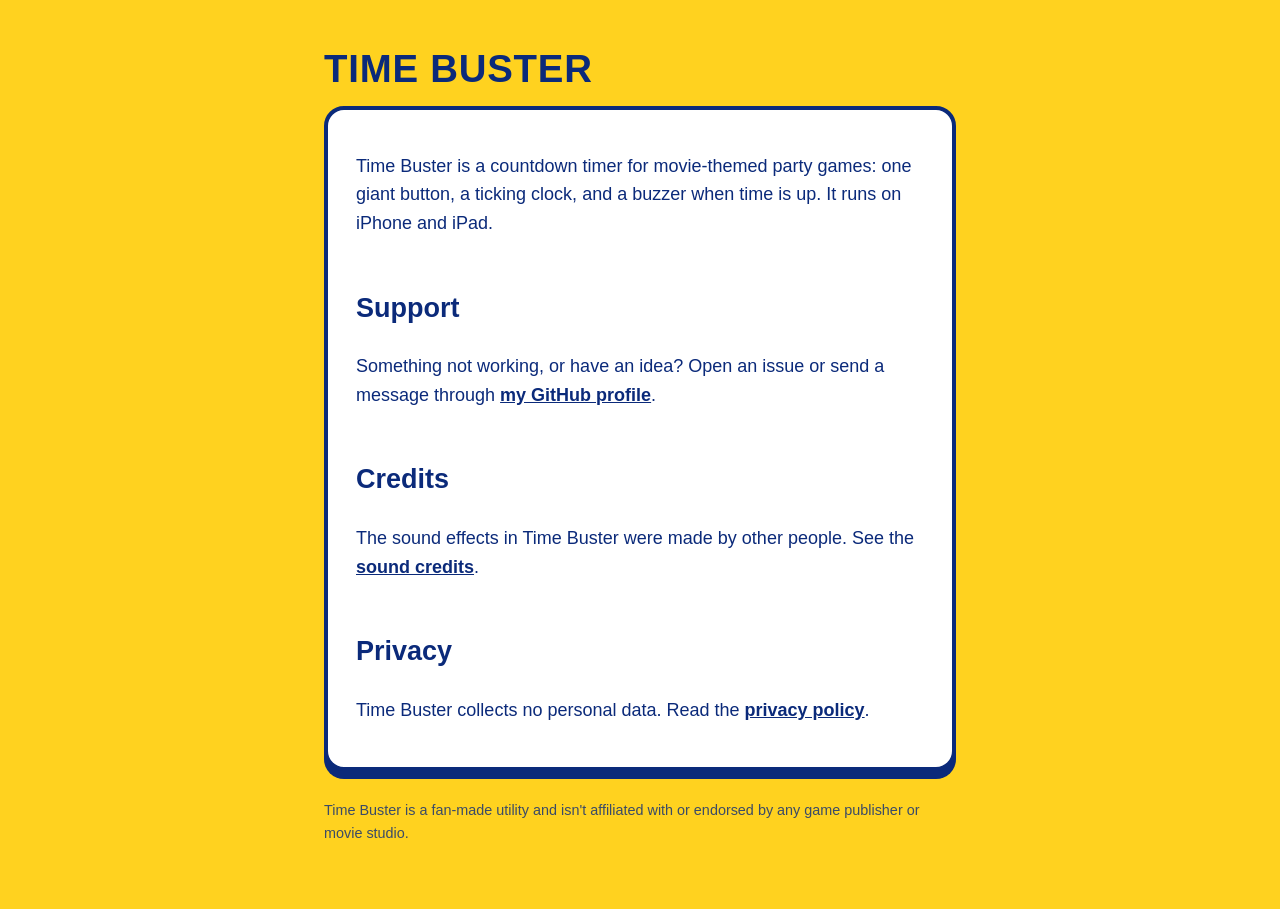
<file: index.html>
<!doctype html>
<html lang="en">
<head>
<meta charset="utf-8">
<meta name="viewport" content="width=device-width, initial-scale=1">
<title>Time Buster — Support</title>
<link rel="stylesheet" href="style.css">
</head>
<body>
<main>
<h1>Time Buster</h1>
<div class="card">
<p>Time Buster is a countdown timer for movie-themed party games: one giant button, a ticking clock, and a buzzer when time is up. It runs on iPhone and iPad.</p>
<h2>Support</h2>
<p>Something not working, or have an idea? Open an issue or send a message through
<a href="https://github.com/CovfefeVermling42069">my GitHub profile</a>.</p>
<h2>Credits</h2>
<p>The sound effects in Time Buster were made by other people. See the <a href="credits.html">sound credits</a>.</p>
<h2>Privacy</h2>
<p>Time Buster collects no personal data. Read the <a href="privacy.html">privacy policy</a>.</p>
</div>
<footer>Time Buster is a fan-made utility and isn't affiliated with or endorsed by any game publisher or movie studio.</footer>
</main>
</body>
</html>
</file>
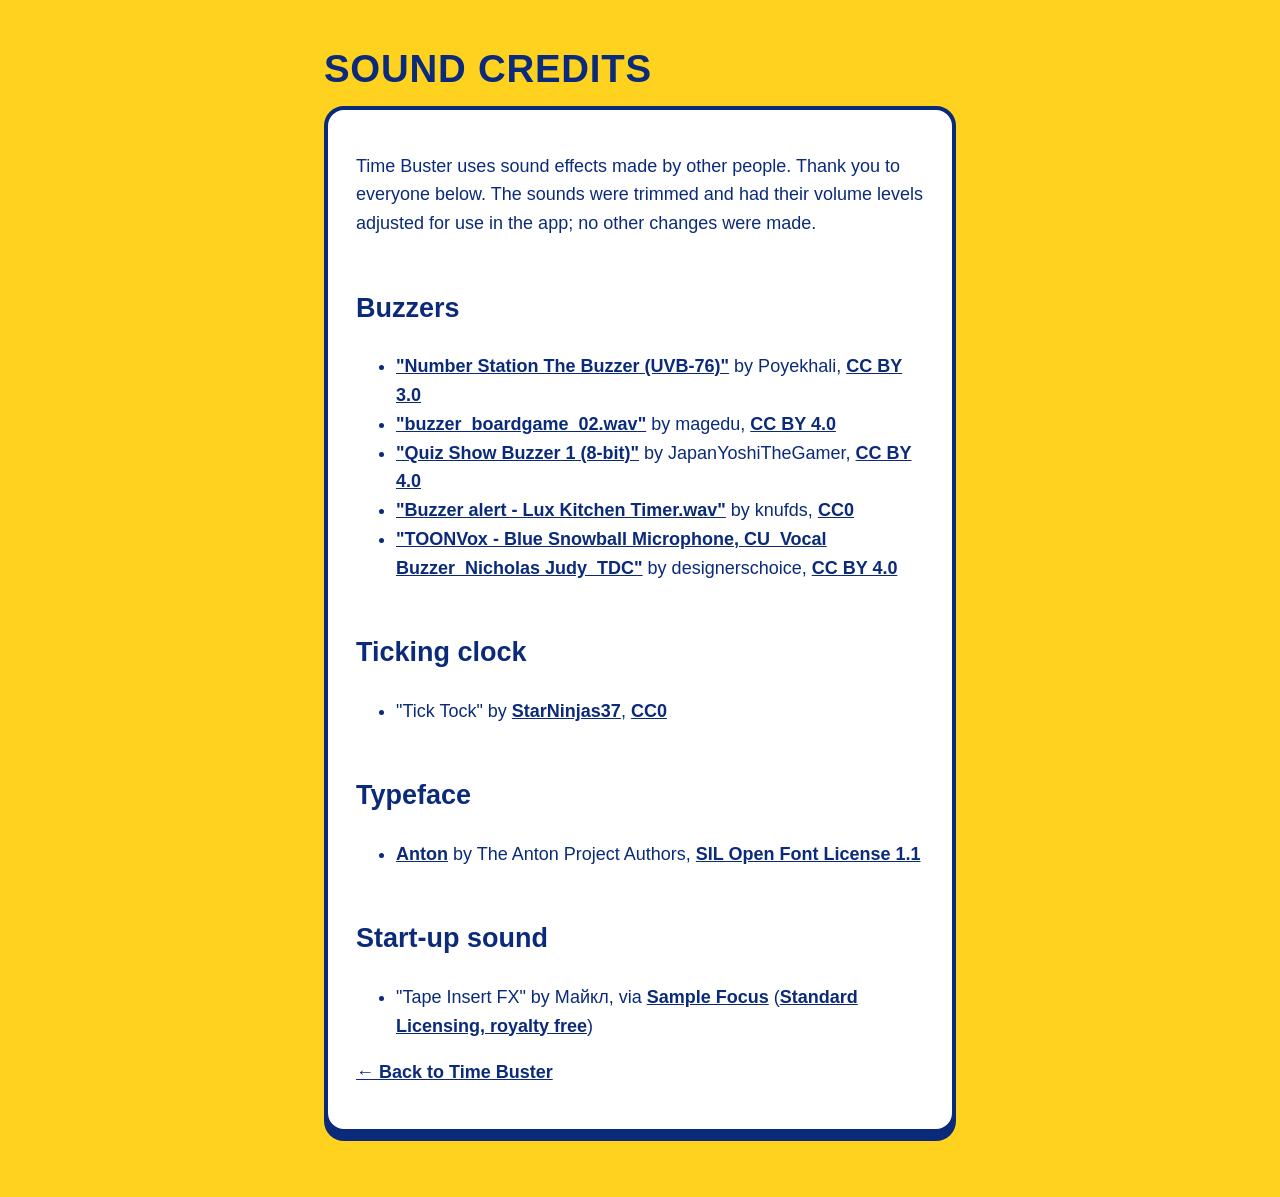
<file: credits.html>
<!doctype html>
<html lang="en">
<head>
<meta charset="utf-8">
<meta name="viewport" content="width=device-width, initial-scale=1">
<title>Time Buster — Sound Credits</title>
<link rel="stylesheet" href="style.css">
</head>
<body>
<main>
<h1>Sound Credits</h1>
<div class="card">
<p>Time Buster uses sound effects made by other people. Thank you to everyone below. The sounds were trimmed and had their volume levels adjusted for use in the app; no other changes were made.</p>

<h2>Buzzers</h2>
<ul>
<li><a href="https://freesound.org/people/Poyekhali/sounds/241419/">"Number Station The Buzzer (UVB-76)"</a> by Poyekhali, <a href="https://creativecommons.org/licenses/by/3.0/">CC BY 3.0</a></li>
<li><a href="https://freesound.org/people/magedu/sounds/395806/">"buzzer_boardgame_02.wav"</a> by magedu, <a href="https://creativecommons.org/licenses/by/4.0/">CC BY 4.0</a></li>
<li><a href="https://freesound.org/people/JapanYoshiTheGamer/sounds/423220/">"Quiz Show Buzzer 1 (8-bit)"</a> by JapanYoshiTheGamer, <a href="https://creativecommons.org/licenses/by/4.0/">CC BY 4.0</a></li>
<li><a href="https://freesound.org/people/knufds/sounds/670891/">"Buzzer alert - Lux Kitchen Timer.wav"</a> by knufds, <a href="https://creativecommons.org/publicdomain/zero/1.0/">CC0</a></li>
<li><a href="https://freesound.org/people/designerschoice/sounds/805271/">"TOONVox - Blue Snowball Microphone, CU_Vocal Buzzer_Nicholas Judy_TDC"</a> by designerschoice, <a href="https://creativecommons.org/licenses/by/4.0/">CC BY 4.0</a></li>
</ul>

<h2>Ticking clock</h2>
<ul>
<li>"Tick Tock" by <a href="https://freesound.org/people/StarNinjas37/">StarNinjas37</a>, <a href="https://creativecommons.org/publicdomain/zero/1.0/">CC0</a></li>
</ul>

<h2>Typeface</h2>
<ul>
<li><a href="https://fonts.google.com/specimen/Anton">Anton</a> by The Anton Project Authors, <a href="https://openfontlicense.org">SIL Open Font License 1.1</a></li>
</ul>

<h2>Start-up sound</h2>
<ul>
<li>"Tape Insert FX" by Майкл, via <a href="https://samplefocus.com/samples/tape-insert-fx">Sample Focus</a> (<a href="https://samplefocus.com/license">Standard Licensing, royalty free</a>)</li>
</ul>

<p><a href="index.html">&larr; Back to Time Buster</a></p>
</div>
</main>
</body>
</html>
</file>
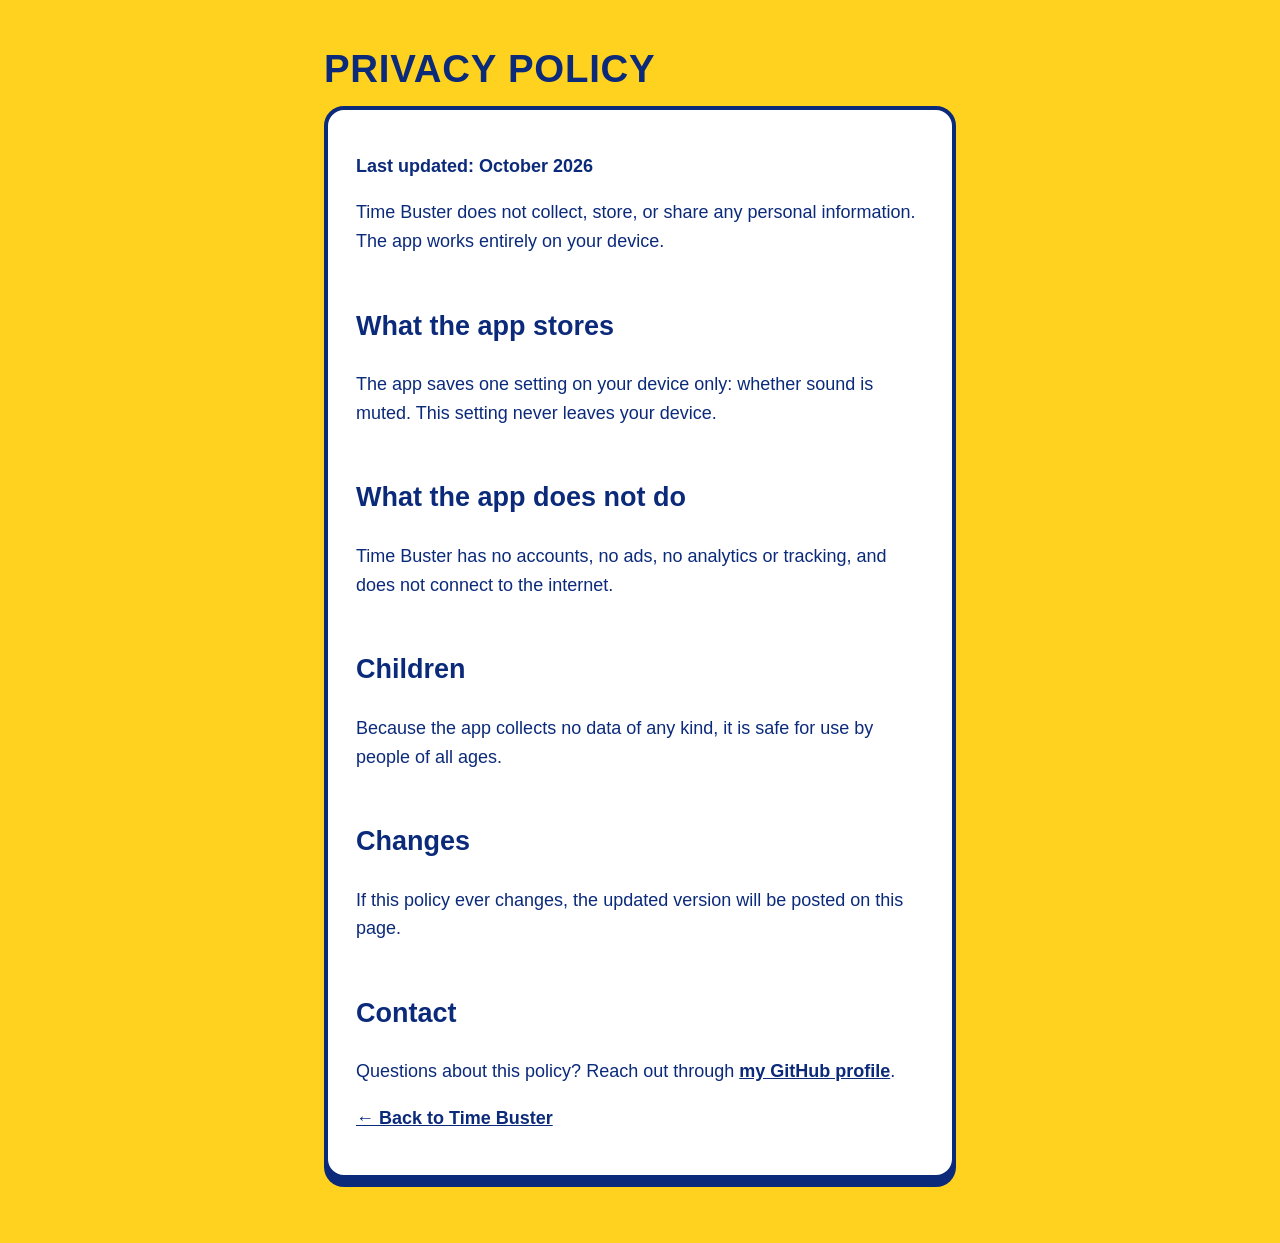
<file: privacy.html>
<!doctype html>
<html lang="en">
<head>
<meta charset="utf-8">
<meta name="viewport" content="width=device-width, initial-scale=1">
<title>Time Buster — Privacy Policy</title>
<link rel="stylesheet" href="style.css">
</head>
<body>
<main>
<h1>Privacy Policy</h1>
<div class="card">
<p><strong>Last updated: October 2026</strong></p>
<p>Time Buster does not collect, store, or share any personal information. The app works entirely on your device.</p>
<h2>What the app stores</h2>
<p>The app saves one setting on your device only: whether sound is muted. This setting never leaves your device.</p>
<h2>What the app does not do</h2>
<p>Time Buster has no accounts, no ads, no analytics or tracking, and does not connect to the internet.</p>
<h2>Children</h2>
<p>Because the app collects no data of any kind, it is safe for use by people of all ages.</p>
<h2>Changes</h2>
<p>If this policy ever changes, the updated version will be posted on this page.</p>
<h2>Contact</h2>
<p>Questions about this policy? Reach out through <a href="https://github.com/CovfefeVermling42069">my GitHub profile</a>.</p>
<p><a href="index.html">&larr; Back to Time Buster</a></p>
</div>
</main>
</body>
</html>
</file>
<file: style.css>
:root{--yellow:#FFD21F;--navy:#0B2A7A}
*{box-sizing:border-box}
body{margin:0;font:18px/1.6 -apple-system,BlinkMacSystemFont,"Segoe UI",Roboto,sans-serif;background:var(--yellow);color:var(--navy)}
main{max-width:680px;margin:0 auto;padding:48px 24px 64px}
h1{font-size:2.4rem;line-height:1.1;margin:0 0 .4em;text-transform:uppercase;letter-spacing:.02em}
h2{margin-top:1.8em}
a{color:var(--navy);font-weight:600}
.card{background:#fff;border:4px solid var(--navy);border-radius:20px;padding:24px 28px;box-shadow:0 8px 0 var(--navy)}
footer{margin-top:2em;font-size:.9rem;opacity:.8}
</file>
